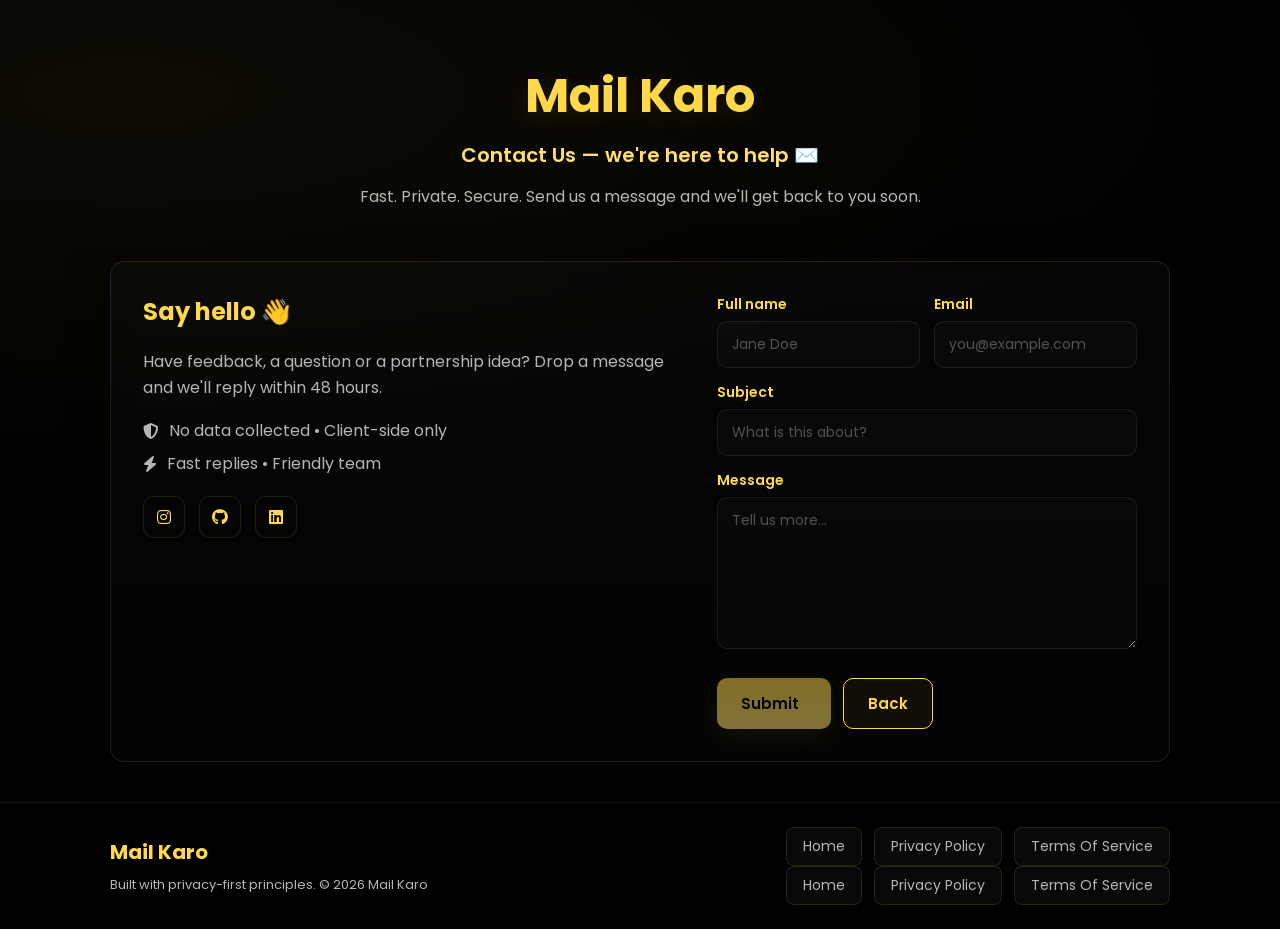
<file: contactUs.html>
<!DOCTYPE html>
<html lang="en">

<head>
  <meta charset="utf-8" />
  <meta name="viewport" content="width=device-width, initial-scale=1" />
  <title>Mail Karo – Contact Us</title>

  <!-- GOOGLE FONTS -->
  <link href="https://fonts.googleapis.com/css2?family=Poppins:wght@300;400;500;600;700&display=swap" rel="stylesheet">

  <!-- ICONS -->
  <link rel="stylesheet" href="https://cdnjs.cloudflare.com/ajax/libs/font-awesome/6.5.0/css/all.min.css">

  <!-- CONTACT CSS -->
  <link rel="stylesheet" href="Homepage CSS/contactUs.css">
</head>

<body>
  <main class="mk-page">

    <!-- HERO -->
    <header class="mk-hero">
      <div class="mk-hero-inner">
        <h1 class="mk-title">Mail Karo</h1>
        <p class="mk-subtitle">Contact Us — we're here to help ✉️</p>
        <p class="mk-lead">Fast. Private. Secure. Send us a message and we'll get back to you soon.</p>
      </div>
    </header>

    <!-- CONTACT -->
    <section class="mk-section mk-form-section">
      <div class="container">
        <div class="panel glass" data-animate>

          <!-- LEFT -->
          <div class="panel-left">
            <h2 class="panel-heading">Say hello 👋</h2>
            <p class="panel-text">Have feedback, a question or a partnership idea? Drop a message and we'll reply within
              48 hours.</p>

            <ul class="contact-meta">
              <li><i class="fas fa-shield-alt"></i> No data collected • Client-side only</li>
              <li><i class="fas fa-bolt"></i> Fast replies • Friendly team</li>
            </ul>

            <div class="social-compact">
              <a href="https://www.instagram.com/ltx_adarsh18" class="social-icon"><i class="fab fa-instagram"></i></a>
              <a href="https://github.com/Code-By-Adarsh/Mail-Karo" class="social-icon"><i
                  class="fab fa-github"></i></a>
              <a href="https://www.linkedin.com/company/mail-karo/" class="social-icon"><i
                  class="fab fa-linkedin"></i></a>
            </div>
          </div>

          <!-- RIGHT (FORM) -->
          <form id="contactForm" class="panel-right" novalidate data-animate>
            <div class="field-row">
              <div class="input-group">
                <label for="name">Full name</label>
                <input id="name" name="name" type="text" placeholder="Jane Doe" autocomplete="off" required>
                <small class="input-error">This field is required</small>
              </div>

              <div class="input-group">
                <label for="email">Email</label>
                <input id="email" name="email" type="email" placeholder="you@example.com" autocomplete="new-password"
                  autocapitalize="none" autocorrect="off" spellcheck="false" required>
                <small class="input-error">Enter a valid email</small>
              </div>
            </div>

            <div class="input-group">
              <label for="subject">Subject</label>
              <input id="subject" name="subject" type="text" placeholder="What is this about?" autocomplete="off"
                required>
              <small class="input-error">This field is required</small>
            </div>

            <div class="input-group">
              <label for="message">Message</label>
              <textarea id="message" name="message" rows="6" placeholder="Tell us more..." required></textarea>
              <small class="input-error">This field is required</small>
            </div>

            <div class="form-actions">
              <button id="submitBtn" class="btn primary" disabled>
                <span class="btn-text">Submit</span>
                <span class="btn-spinner" aria-hidden="true"></span>
              </button>

              <button type="button" class="btn ghost back-btn" onclick="location.href='index.html'">Back</button>
            </div>

            <div id="formToast" class="toast" role="status" aria-live="polite"></div>
          </form>

        </div>
      </div>
    </section>

    <!-- FOOTER -->
    <footer class="mk-footer">
      <div class="container footer-inner">
        <div class="footer-left">
          <h3>Mail Karo</h3>
          <p class="muted">Built with privacy-first principles. © <span id="year"></span> Mail Karo</p>
        </div>

      <div class="footer-right">
        <nav class="footer-links">
          <a href="index.html">Home</a>
          <a href="All-pages-html/privacyPolicy.html">Privacy Policy</a>
          <a href="All-pages-html/terms-of-service.html">Terms Of Service</a>
        </nav>
        <div class="footer-right">
          <nav class="footer-links">
            <a href="index.html">Home</a>
            <a href="All-pages-html/pivacyPolicy.html">Privacy Policy</a>
            <a href="All-pages-html/terms-of-service.html">Terms Of Service</a>
          </nav>
        </div>
      </div>
    </footer>

  </main>

  <!-- SUCCESS POPUP -->
  <div id="successModal" class="success-modal" role="dialog" aria-hidden="true">
    <h2>Message Sent ✓</h2>
    <p>Your message has been delivered. We'll reply soon.</p>
    <button class="modal-ok-btn" onclick="closeSuccessModal()">Okay</button>
  </div>

  <!-- YOUR JS (corrected path) -->
  <script src="Homepage JS/contactUs.js"></script>

</body>

</html>
</file>
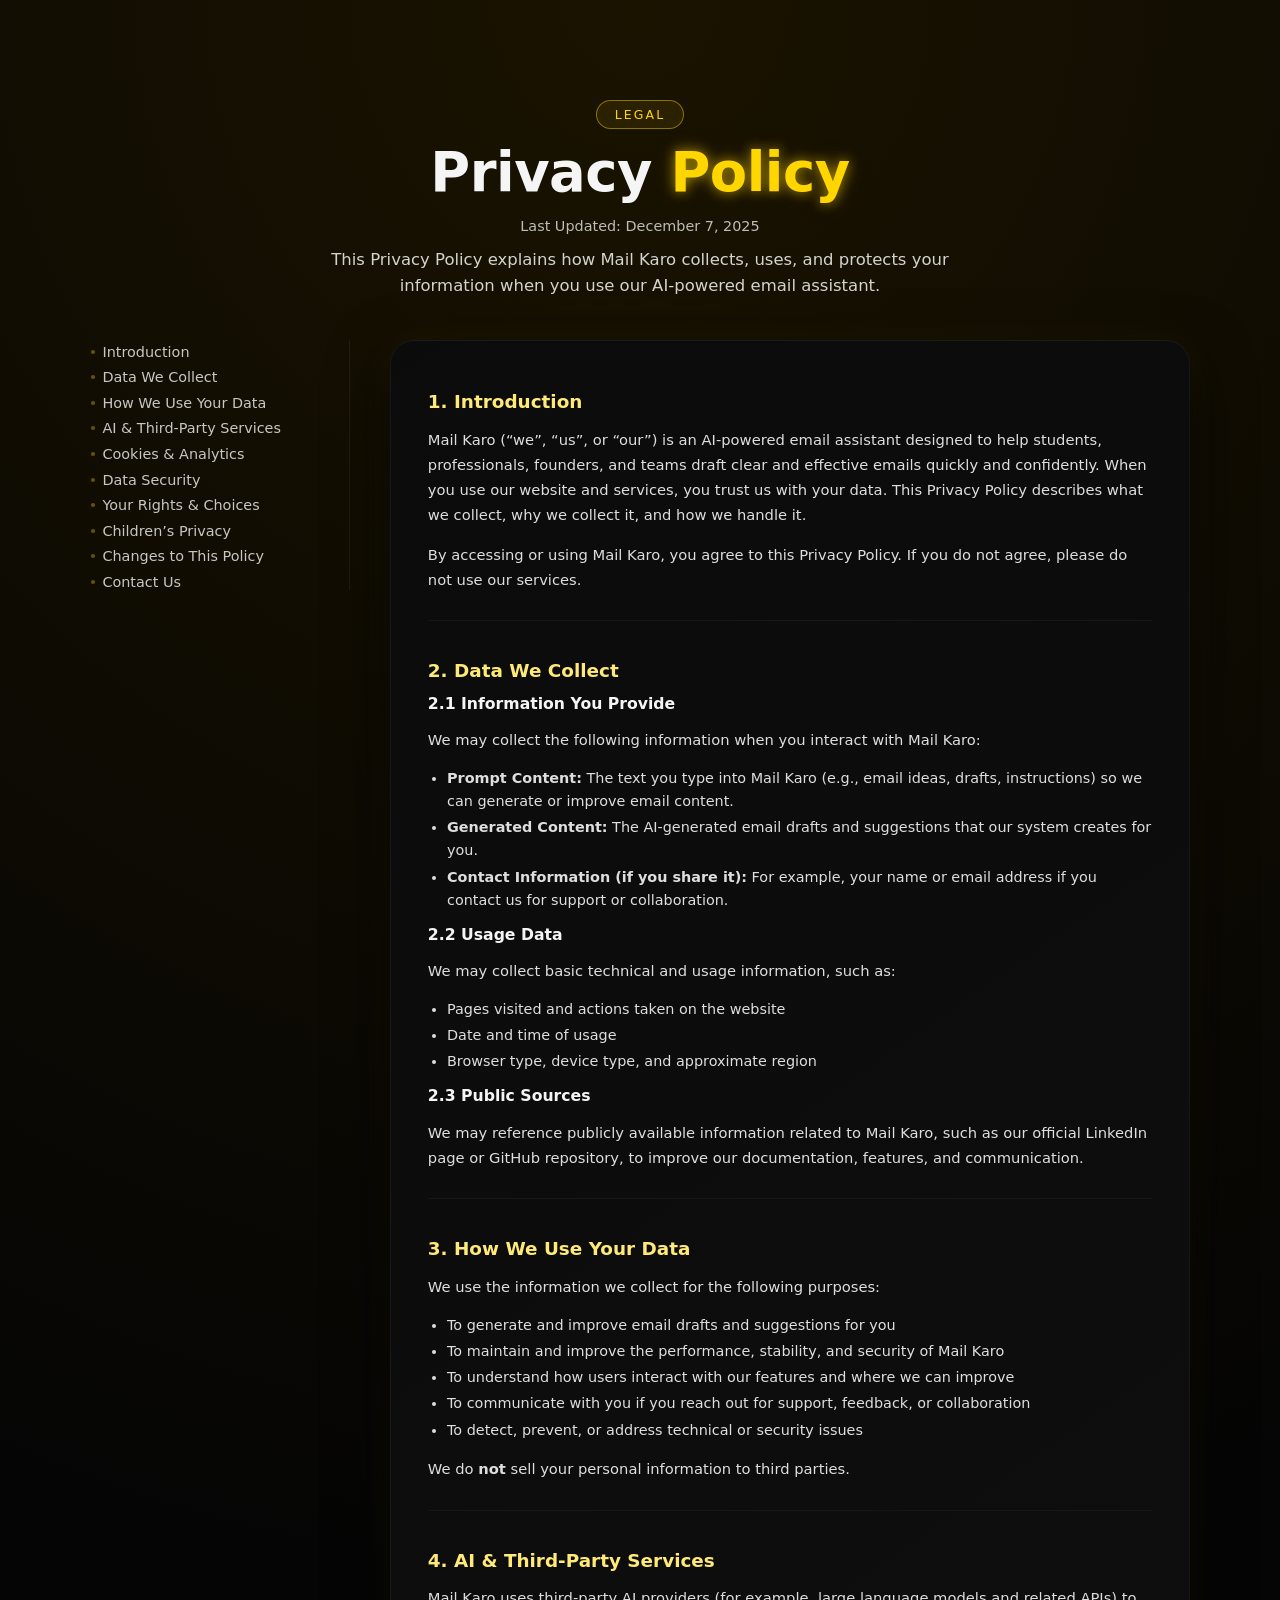
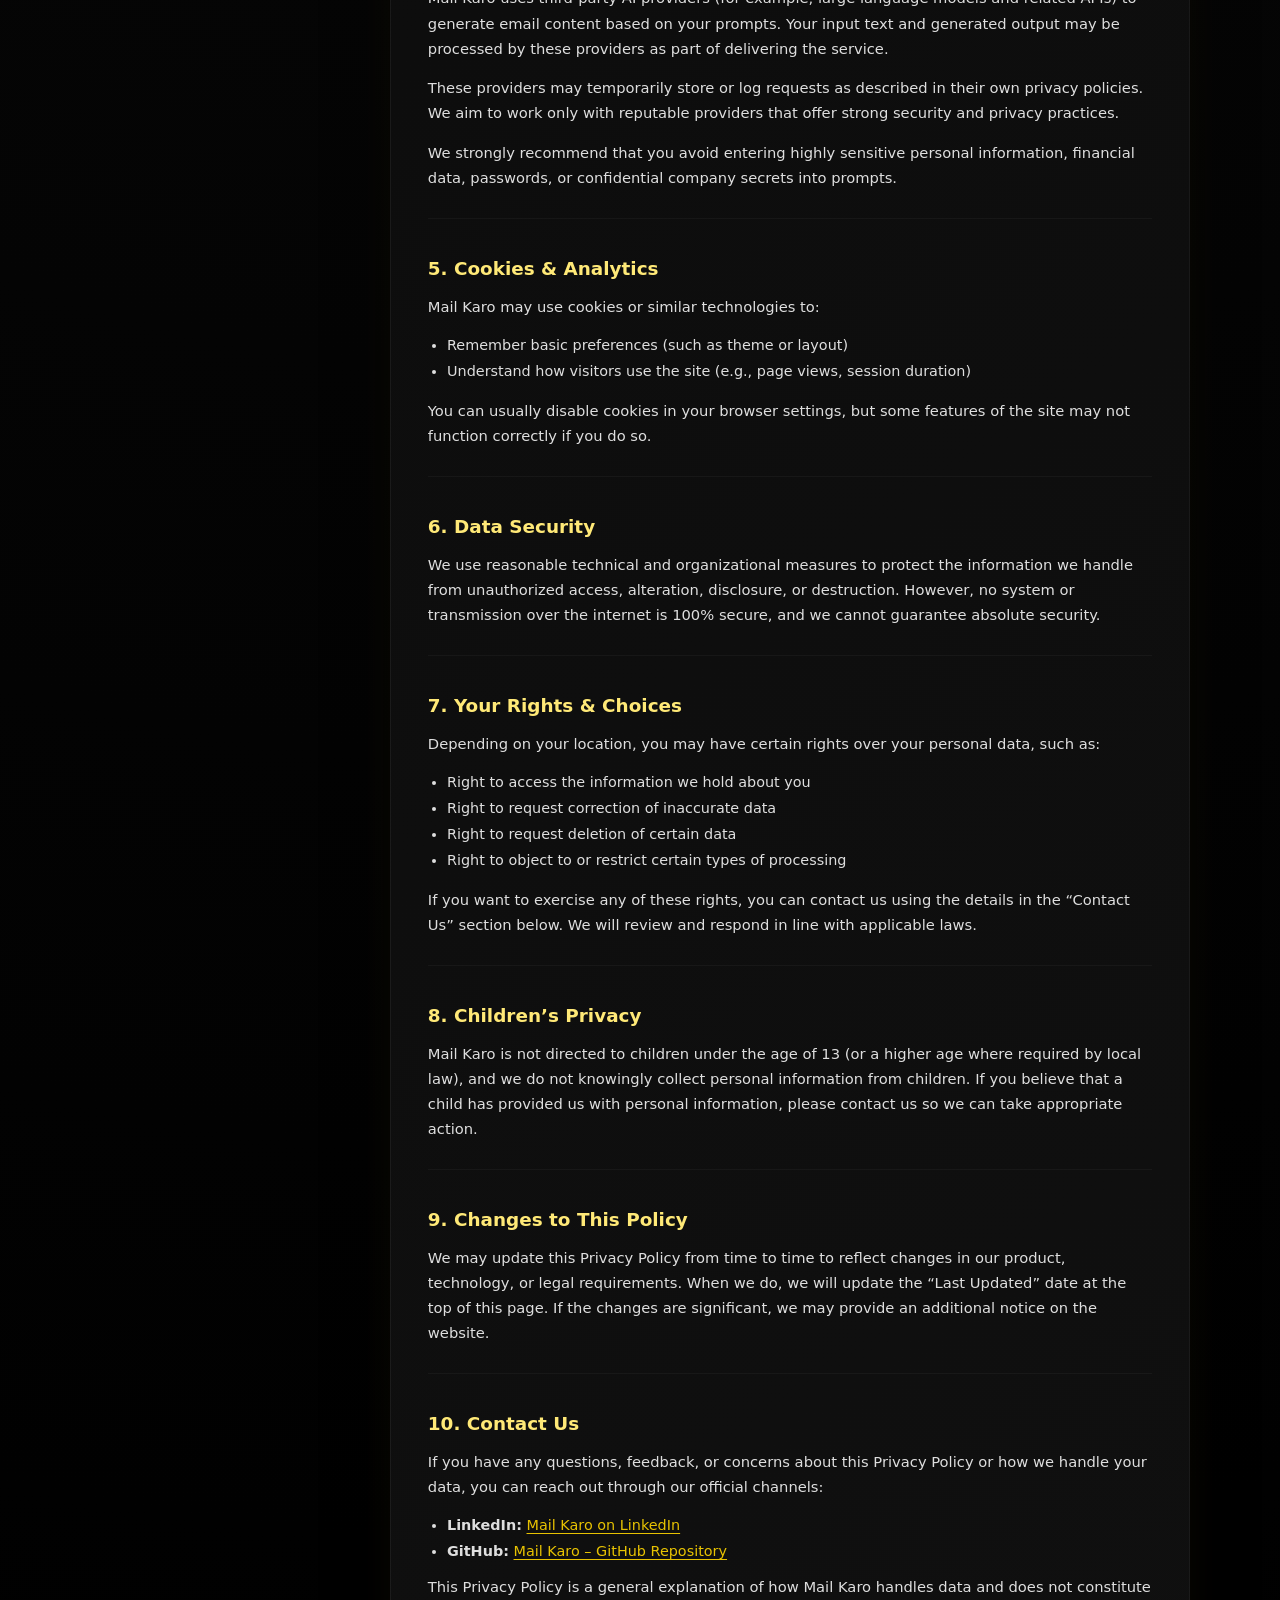
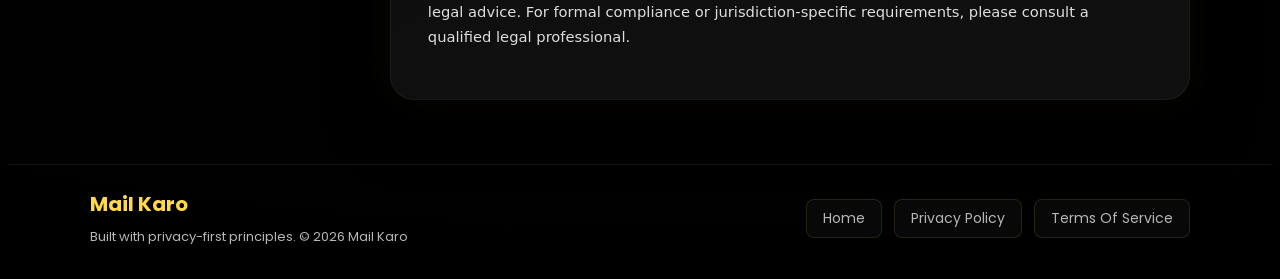
<file: All-pages-html/privacyPolicy.html>
<!DOCTYPE html>
<html lang="en">
<head>
  <meta charset="UTF-8" />
  <title>Privacy Policy • Mail Karo</title>
  <meta name="viewport" content="width=device-width, initial-scale=1.0" />

  <!-- 🔁 Use the same CSS file as your homepage -->
  <!-- Example: -->
  <link href="https://fonts.googleapis.com/css2?family=Poppins:wght@300;400;500;600;700&display=swap" rel="stylesheet">
  <link rel="stylesheet" href="../All-pages-css/privacyPolicy.css" />
</head>
<body class="mk-body mk-privacy-bg">

  <!-- ✅ Optional: reuse your existing navbar include / markup -->
  <!-- Include your existing navbar here -->

  <main class="mk-privacy-page">
    <header class="mk-privacy-header">
      <p class="mk-privacy-pill">Legal</p>
      <h1 class="mk-privacy-title">
        Privacy <span>Policy</span>
      </h1>
      <p class="mk-privacy-updated">
        Last Updated: December 7, 2025
      </p>
      <p class="mk-privacy-subtitle">
        This Privacy Policy explains how Mail Karo collects, uses, and protects your information
        when you use our AI-powered email assistant.
      </p>
    </header>

    <section class="mk-privacy-layout">
      <!-- Left: Section navigation -->
      <aside class="mk-privacy-sidebar">
        <nav>
          <ul>
            <li><a href="#introduction">Introduction</a></li>
            <li><a href="#data-we-collect">Data We Collect</a></li>
            <li><a href="#how-we-use-data">How We Use Your Data</a></li>
            <li><a href="#ai-processing">AI & Third-Party Services</a></li>
            <li><a href="#cookies">Cookies & Analytics</a></li>
            <li><a href="#data-security">Data Security</a></li>
            <li><a href="#your-rights">Your Rights & Choices</a></li>
            <li><a href="#children">Children’s Privacy</a></li>
            <li><a href="#changes">Changes to This Policy</a></li>
            <li><a href="#contact">Contact Us</a></li>
          </ul>
        </nav>
      </aside>

      <!-- Right: Main content -->
      <article class="mk-privacy-content">

        <section id="introduction" class="mk-privacy-block">
          <h2>1. Introduction</h2>
          <p>
            Mail Karo (“we”, “us”, or “our”) is an AI-powered email assistant designed to help 
            students, professionals, founders, and teams draft clear and effective emails quickly 
            and confidently. When you use our website and services, you trust us with your data. 
            This Privacy Policy describes what we collect, why we collect it, and how we handle it.
          </p>
          <p>
            By accessing or using Mail Karo, you agree to this Privacy Policy. If you do not agree, 
            please do not use our services.
          </p>
        </section>

        <section id="data-we-collect" class="mk-privacy-block">
          <h2>2. Data We Collect</h2>

          <h3>2.1 Information You Provide</h3>
          <p>We may collect the following information when you interact with Mail Karo:</p>
          <ul>
            <li>
              <strong>Prompt Content:</strong> The text you type into Mail Karo (e.g., email 
              ideas, drafts, instructions) so we can generate or improve email content.
            </li>
            <li>
              <strong>Generated Content:</strong> The AI-generated email drafts and suggestions 
              that our system creates for you.
            </li>
            <li>
              <strong>Contact Information (if you share it):</strong> For example, your name or 
              email address if you contact us for support or collaboration.
            </li>
          </ul>

          <h3>2.2 Usage Data</h3>
          <p>We may collect basic technical and usage information, such as:</p>
          <ul>
            <li>Pages visited and actions taken on the website</li>
            <li>Date and time of usage</li>
            <li>Browser type, device type, and approximate region</li>
          </ul>

          <h3>2.3 Public Sources</h3>
          <p>
            We may reference publicly available information related to Mail Karo, such as our
            official LinkedIn page or GitHub repository, to improve our documentation, features, 
            and communication.
          </p>
        </section>

        <section id="how-we-use-data" class="mk-privacy-block">
          <h2>3. How We Use Your Data</h2>
          <p>We use the information we collect for the following purposes:</p>
          <ul>
            <li>To generate and improve email drafts and suggestions for you</li>
            <li>To maintain and improve the performance, stability, and security of Mail Karo</li>
            <li>To understand how users interact with our features and where we can improve</li>
            <li>To communicate with you if you reach out for support, feedback, or collaboration</li>
            <li>To detect, prevent, or address technical or security issues</li>
          </ul>
          <p>
            We do <strong>not</strong> sell your personal information to third parties.
          </p>
        </section>

        <section id="ai-processing" class="mk-privacy-block">
          <h2>4. AI & Third-Party Services</h2>
          <p>
            Mail Karo uses third-party AI providers (for example, large language models and related 
            APIs) to generate email content based on your prompts. Your input text and generated 
            output may be processed by these providers as part of delivering the service.
          </p>
          <p>
            These providers may temporarily store or log requests as described in their own privacy 
            policies. We aim to work only with reputable providers that offer strong security and 
            privacy practices.
          </p>
          <p>
            We strongly recommend that you avoid entering highly sensitive personal information, 
            financial data, passwords, or confidential company secrets into prompts.
          </p>
        </section>

        <section id="cookies" class="mk-privacy-block">
          <h2>5. Cookies & Analytics</h2>
          <p>
            Mail Karo may use cookies or similar technologies to:
          </p>
          <ul>
            <li>Remember basic preferences (such as theme or layout)</li>
            <li>Understand how visitors use the site (e.g., page views, session duration)</li>
          </ul>
          <p>
            You can usually disable cookies in your browser settings, but some features of the site 
            may not function correctly if you do so.
          </p>
        </section>

        <section id="data-security" class="mk-privacy-block">
          <h2>6. Data Security</h2>
          <p>
            We use reasonable technical and organizational measures to protect the information we 
            handle from unauthorized access, alteration, disclosure, or destruction. However, no 
            system or transmission over the internet is 100% secure, and we cannot guarantee 
            absolute security.
          </p>
        </section>

        <section id="your-rights" class="mk-privacy-block">
          <h2>7. Your Rights & Choices</h2>
          <p>
            Depending on your location, you may have certain rights over your personal data, such as:
          </p>
          <ul>
            <li>Right to access the information we hold about you</li>
            <li>Right to request correction of inaccurate data</li>
            <li>Right to request deletion of certain data</li>
            <li>Right to object to or restrict certain types of processing</li>
          </ul>
          <p>
            If you want to exercise any of these rights, you can contact us using the details in 
            the “Contact Us” section below. We will review and respond in line with applicable laws.
          </p>
        </section>

        <section id="children" class="mk-privacy-block">
          <h2>8. Children’s Privacy</h2>
          <p>
            Mail Karo is not directed to children under the age of 13 (or a higher age where 
            required by local law), and we do not knowingly collect personal information from 
            children. If you believe that a child has provided us with personal information, please 
            contact us so we can take appropriate action.
          </p>
        </section>

        <section id="changes" class="mk-privacy-block">
          <h2>9. Changes to This Policy</h2>
          <p>
            We may update this Privacy Policy from time to time to reflect changes in our product,
            technology, or legal requirements. When we do, we will update the “Last Updated” date 
            at the top of this page. If the changes are significant, we may provide an additional 
            notice on the website.
          </p>
        </section>

        <section id="contact" class="mk-privacy-block">
          <h2>10. Contact Us</h2>
          <p>
            If you have any questions, feedback, or concerns about this Privacy Policy or how we 
            handle your data, you can reach out through our official channels:
          </p>
          <ul>
            <li>
              <strong>LinkedIn:</strong> 
              <a href="https://www.linkedin.com/company/mail-karo/" target="_blank" rel="noopener">
                Mail Karo on LinkedIn
              </a>
            </li>
            <li>
              <strong>GitHub:</strong> 
              <a href="https://github.com/Code-By-Adarsh/Mail-Karo" target="_blank" rel="noopener">
                Mail Karo – GitHub Repository
              </a>
            </li>
          </ul>
          <p class="mk-privacy-disclaimer">
            This Privacy Policy is a general explanation of how Mail Karo handles data and does not 
            constitute legal advice. For formal compliance or jurisdiction-specific requirements, 
            please consult a qualified legal professional.
          </p>
        </section>

      </article>
    </section>
  </main>
  <!-- ✅ Reuse your existing footer here (add Privacy Policy link, see below) -->
  <footer class="mk-footer">
    <div class="container footer-inner">
      <div class="footer-left">
        <h3>Mail Karo</h3>
        <p class="muted">Built with privacy-first principles. © <span id="year"></span> Mail Karo</p>
      </div>
  
      <div class="footer-right">
        <nav class="footer-links">
          <a href="../index.html">Home</a>
          <a href="../All-pages-html/privacyPolicy.html">Privacy Policy</a>
          <a href="../All-pages-html/terms-of-service.html">Terms Of Service</a>
        </nav>
      </div>
    </div>
  </footer>
  
  <!-- 🔁 Use the same JS file as your homepage -->
  <!-- Example: -->
  <script src="../All-pages-js/privacyPolicy.js"></script>
</body>
</html>
</file>
<file: Homepage CSS/contactUs.css>
/* ROOT COLORS */
:root {
  --bg: #000;
  --panel: rgba(10, 10, 10, 0.6);
  --glass: rgba(255, 255, 255, 0.03);
  --accent: #ffd94a;
  --accent-strong: #ffdf6e;
  --text: #ffffff;
  --muted: #b6b6b6;
  --border: rgba(255, 217, 74, 0.13);
  --radius: 14px;
}

* {
  box-sizing: border-box;
}

body {
  margin: 0;
  background: radial-gradient(1200px 400px at 10% 10%, rgba(255, 217, 74, 0.05), transparent), var(--bg);
  font-family: "Poppins", sans-serif;
  color: var(--text);
}

/* GENERAL */
.container {
  max-width: 1100px;
  margin: auto;
  padding: 0 20px;
}

.mk-page {
  min-height: 100vh;
  display: flex;
  flex-direction: column;
}

/* HERO */
.mk-hero {
  text-align: center;
  padding: 60px 0 12px;
}

.mk-title {
  font-size: 48px;
  font-weight: 700;
  color: var(--accent);
  text-shadow: 0 6px 25px rgba(255, 217, 74, 0.12);
  margin: 0;
}

.mk-subtitle {
  font-size: 20px;
  font-weight: 600;
  color: var(--accent-strong);
  margin: 8px 0;
}

.mk-lead {
  max-width: 700px;
  margin: 14px auto 0;
  color: var(--muted);
}

/* PANEL WITH SUBTLE SHAKE */
.panel {
  margin: 40px auto;
  background: linear-gradient(180deg, rgba(255, 255, 255, 0.02), rgba(255, 255, 255, 0.01));
  border: 1px solid var(--border);
  border-radius: var(--radius);
  backdrop-filter: blur(10px);
  padding: 32px;
  box-shadow: 0 10px 40px rgba(0, 0, 0, 0.65);
  display: grid;
  grid-template-columns: 1fr 420px;
  gap: 30px;
  transition: all 0.3s ease;
}

/* SUBTLE SHAKE ANIMATION */
@keyframes subtle-shake {

  0%,
  100% {
    transform: translateX(0);
  }

  25% {
    transform: translateX(-2px);
  }

  50% {
    transform: translateX(2px);
  }

  75% {
    transform: translateX(-2px);
  }
}

.panel:hover {
  animation: subtle-shake 0.4s ease-in-out;
}

.panel[data-animate] {
  opacity: 0;
  transform: translateY(12px);
  transition: opacity 0.6s ease, transform 0.6s ease;
}

.panel.show {
  opacity: 1;
  transform: translateY(0);
}

/* LEFT PANEL */
.panel-left .panel-heading {
  color: var(--accent);
  margin-top: 0;
}

.panel-text {
  color: var(--muted);
  line-height: 1.6;
}

.contact-meta {
  margin: 18px 0;
  padding: 0;
  list-style: none;
}

.contact-meta li {
  display: flex;
  align-items: center;
  gap: 10px;
  color: var(--muted);
  margin-bottom: 8px;
}

/* SOCIAL */
.social-compact {
  margin-top: 20px;
}

.social-icon {
  width: 42px;
  height: 42px;
  display: inline-flex;
  justify-content: center;
  align-items: center;
  border: 1px solid var(--border);
  border-radius: 10px;
  color: var(--accent);
  transition: all 0.35s ease;
  margin-right: 10px;
  text-decoration: none;
}

.social-icon:hover {
  background: var(--accent);
  color: #000;
  transform: rotate(12deg) scale(1.08);
  box-shadow: 0 6px 25px rgba(255, 217, 74, 0.25);
}

/* RIGHT FORM */
.panel-right {
  display: flex;
  flex-direction: column;
}

.field-row {
  display: grid;
  grid-template-columns: 1fr 1fr;
  gap: 14px;
}

.input-group {
  margin-bottom: 14px;
  position: relative;
}

.input-group label {
  display: block;
  color: var(--accent);
  font-weight: 600;
  margin-bottom: 6px;
  font-size: 14px;
}

/* INPUTS */
.input-group input,
.input-group textarea {
  width: 100%;
  padding: 12px 14px;
  border-radius: 10px;
  background: rgba(255, 255, 255, 0.02);
  border: 1px solid rgba(255, 255, 255, 0.08);
  color: var(--text);
  font-family: "Poppins", sans-serif;
  font-size: 14px;
  transition: all 0.2s ease;
}

.input-group input:focus,
.input-group textarea:focus {
  outline: none;
  border-color: var(--accent);
  background: rgba(255, 255, 255, 0.04);
}

.input-group input::placeholder,
.input-group textarea::placeholder {
  color: rgba(255, 255, 255, 0.3);
}

.input-group textarea {
  line-height: 1.5;
  resize: vertical;
  min-height: 120px;
}

/* ERROR STYLES */
.input-error {
  display: none;
  color: #ff6b6b;
  font-size: 12px;
  margin-top: 4px;
}

.input-group.error .input-error {
  display: block;
}

.input-group.error input,
.input-group.error textarea {
  border-color: #ff6b6b;
  animation: shake 0.4s;
}

/* SHAKE ANIMATION */
@keyframes shake {

  0%,
  100% {
    transform: translateX(0);
  }

  25% {
    transform: translateX(-6px);
  }

  50% {
    transform: translateX(6px);
  }

  75% {
    transform: translateX(-6px);
  }
}

/* BUTTONS */
.form-actions {
  display: flex;
  gap: 12px;
  margin-top: 8px;
}

.btn {
  padding: 13px 24px;
  border-radius: 10px;
  font-weight: 600;
  font-size: 15px;
  cursor: pointer;
  display: inline-flex;
  align-items: center;
  justify-content: center;
  gap: 8px;
  position: relative;
  transition: all 0.3s ease;
  border: none;
  font-family: "Poppins", sans-serif;
}

/* SUBMIT BUTTON */
.btn.primary {
  background: linear-gradient(180deg, var(--accent), var(--accent-strong));
  color: #000;
  box-shadow: 0 8px 28px rgba(255, 217, 74, 0.15);
}

.btn.primary:hover:not(:disabled) {
  transform: translateY(-2px);
  box-shadow: 0 12px 35px rgba(255, 217, 74, 0.25);
}

.btn.primary:disabled {
  opacity: 0.5;
  cursor: not-allowed;
  transform: none;
}

/* BACK BUTTON */
.btn.ghost {
  background: rgba(255, 217, 74, 0.05);
  border: 1px solid var(--accent);
  color: var(--accent);
}

.btn.ghost:hover {
  background: var(--accent);
  color: #000;
  transform: translateY(-2px);
  box-shadow: 0 8px 20px rgba(255, 217, 74, 0.3);
}

/* SUCCESS POPUP */
.success-modal {
  position: fixed;
  top: 40px;
  left: 50%;
  transform: translateX(-50%) scale(0.8);
  width: 300px;
  padding: 24px;
  border-radius: 14px;
  background: rgba(20, 20, 20, 0.98);
  backdrop-filter: blur(10px);
  border: 2px solid var(--accent);
  color: var(--text);
  opacity: 0;
  pointer-events: none;
  transition: all 0.3s ease;
  z-index: 999;
  text-align: center;
  box-shadow: 0 20px 60px rgba(0, 0, 0, 0.8);
}

.success-modal h2 {
  margin: 0 0 10px 0;
  color: var(--accent);
  font-size: 22px;
}

.success-modal p {
  margin: 0 0 16px 0;
  color: var(--muted);
  font-size: 14px;
}

.success-modal.show {
  opacity: 1;
  transform: translateX(-50%) scale(1);
  pointer-events: auto;
}

.modal-ok-btn {
  padding: 10px 24px;
  background: var(--accent);
  border: none;
  border-radius: 8px;
  cursor: pointer;
  font-weight: 600;
  color: #000;
  font-size: 14px;
  transition: all 0.2s ease;
  font-family: "Poppins", sans-serif;
}

.modal-ok-btn:hover {
  transform: translateY(-2px);
  box-shadow: 0 6px 20px rgba(255, 217, 74, 0.4);
}

/* TOAST */
.toast {
  margin-top: 12px;
  padding: 12px 16px;
  border-radius: 8px;
  background: rgba(255, 107, 107, 0.1);
  border: 1px solid rgba(255, 107, 107, 0.3);
  color: #ff6b6b;
  font-size: 13px;
  display: none;
  text-align: center;
}

/* FOOTER */
.mk-footer {
  margin-top: auto;
  padding: 24px 0;
  border-top: 1px solid rgba(255, 217, 74, 0.08);
}

.footer-inner {
  display: flex;
  justify-content: space-between;
  align-items: center;
}

.footer-left h3 {
  margin: 0 0 8px 0;
  color: var(--accent);
  font-size: 20px;

}

.footer-left .muted {
  margin: 0;
  font-size: 13px;
  color: var(--muted);
}

.footer-links {
  display: flex;
  gap: 12px;
}

.footer-links a {
  padding: 8px 16px;
  border-radius: 8px;
  border: 1px solid var(--border);
  background: rgba(255, 255, 255, 0.03);
  color: var(--muted);
  text-decoration: none;
  backdrop-filter: blur(6px);
  transition: all 0.25s ease;
  font-size: 14px;
}

.footer-links a:hover {
  background: var(--accent);
  color: #000;
  transform: translateY(-2px);
  box-shadow: 0 4px 15px rgba(255, 217, 74, 0.3);
}

/* RESPONSIVE */
@media (max-width: 768px) {
  .panel {
    grid-template-columns: 1fr;
    gap: 28px;
    padding: 24px 20px;
  }

  .mk-title {
    font-size: 36px;
  }

  .mk-subtitle {
    font-size: 18px;
  }

  .field-row {
    grid-template-columns: 1fr;
  }

  .footer-inner {
    flex-direction: column;
    gap: 16px;
    text-align: center;
  }

  .form-actions {
    flex-direction: column;
  }

  .btn {
    width: 100%;
  }
}
</file>
<file: All-pages-css/privacyPolicy.css>
:root {
  --bg: #000;
  --panel: rgba(10, 10, 10, 0.6);
  --glass: rgba(255, 255, 255, 0.03);
  --accent: #ffd94a;
  --accent-strong: #ffdf6e;
  --text: #ffffff;
  --muted: #b6b6b6;
  --border: rgba(255, 217, 74, 0.13);
  --radius: 14px;
}

/* ===== PRIVACY POLICY PAGE ===== */

.mk-privacy-bg {
  background: radial-gradient(circle at top, #1a1300 0, #050505 45%, #000000 100%);
  color: #f5f5f5;
}

.mk-privacy-page {
  min-height: 100vh;
  padding: 4rem 1.5rem 4rem; /* reduced top padding */
  max-width: 1100px;
  margin: 0 auto;
  font-family: system-ui, -apple-system, BlinkMacSystemFont, "Poppins", sans-serif;
}

/* ===== HEADER ===== */

.mk-privacy-header {
  text-align: center;
  margin-bottom: 2.5rem; /* reduced spacing */
  padding-top: 1rem; /* reduced top gap */
}

.mk-privacy-pill {
  display: inline-flex;
  padding: 6px 18px;
  border-radius: 30px;
  border: 1px solid rgba(255, 214, 0, 0.45);
  font-size: 0.78rem;
  letter-spacing: 0.17em;
  text-transform: uppercase;
  color: #ffd600;
  background: rgba(255, 214, 0, 0.08);
  margin-bottom: 0.5rem; /* reduced */
}

.mk-privacy-title {
  font-size: clamp(2.3rem, 4.5vw, 3.4rem);
  font-weight: 700;
  letter-spacing: -0.5px;
  margin-top: 0.2rem;
  margin-bottom: 0.4rem;
}

.mk-privacy-title span {
  color: #ffd600;
  text-shadow:
    0 0 12px rgba(255, 214, 0, 0.55),
    0 0 20px rgba(255, 214, 0, 0.25);
}

/* Last updated text */
.mk-privacy-updated {
  font-size: 0.9rem;
  opacity: 0.75;
  margin-bottom: 0.6rem;
}

/* Subtitle under header */
.mk-privacy-subtitle {
  max-width: 650px;
  margin: 0.8rem auto 0;
  font-size: 1.03rem;
  opacity: 0.85;
  line-height: 1.6;
}

/* ===== LAYOUT ===== */

.mk-privacy-layout {
  display: grid;
  grid-template-columns: minmax(0, 260px) minmax(0, 1fr);
  gap: 2.5rem;
  align-items: flex-start;
}

/* ===== SIDEBAR ===== */

.mk-privacy-sidebar {
  position: sticky;
  top: 5.2rem;
  align-self: flex-start;
  padding-right: 1.5rem;
  border-right: 1px solid rgba(255, 255, 255, 0.06);
}

.mk-privacy-sidebar ul {
  list-style: none;
  padding: 0;
  margin: 0;
}

.mk-privacy-sidebar li + li {
  margin-top: 0.35rem;
}

.mk-privacy-sidebar a {
  font-size: 0.9rem;
  text-decoration: none;
  color: rgba(245, 245, 245, 0.8);
  display: inline-flex;
  align-items: center;
  gap: 0.4rem;
  transition: color 0.2s ease, transform 0.2s ease;
}

.mk-privacy-sidebar a::before {
  content: "";
  width: 6px;
  height: 6px;
  border-radius: 999px;
  background: rgba(255, 214, 0, 0.35);
  transform: scale(0.7);
  transition: transform 0.2s ease, background 0.2s ease;
}

.mk-privacy-sidebar a:hover {
  color: #ffd600;
  transform: translateX(2px);
}

.mk-privacy-sidebar a:hover::before {
  transform: scale(1);
  background: #ffd600;
}

/* ===== CONTENT BLOCKS ===== */

.mk-privacy-content {
  background: linear-gradient(145deg, rgba(12, 12, 12, 0.95), rgba(16, 16, 16, 0.98));
  border-radius: 1.5rem;
  border: 1px solid rgba(255, 255, 255, 0.05);
  box-shadow:
    0 20px 60px rgba(0, 0, 0, 0.8),
    0 0 40px rgba(255, 214, 0, 0.06);
  padding: 2.2rem 2.3rem;
  backdrop-filter: blur(24px);
}

.mk-privacy-block + .mk-privacy-block {
  margin-top: 1.75rem;
  padding-top: 1.5rem;
  border-top: 1px solid rgba(255, 255, 255, 0.04);
}

.mk-privacy-block h2 {
  font-size: 1.15rem;
  margin-bottom: 0.55rem;
  color: #ffe977;
}

.mk-privacy-block h3 {
  font-size: 0.98rem;
  margin-top: 0.8rem;
  margin-bottom: 0.35rem;
  color: #f5f5f5;
}

.mk-privacy-block p {
  font-size: 0.92rem;
  line-height: 1.7;
  opacity: 0.9;
}

.mk-privacy-block ul {
  padding-left: 1.2rem;
  margin: 0.3rem 0 0.7rem;
}

.mk-privacy-block li {
  font-size: 0.9rem;
  line-height: 1.6;
  margin-bottom: 0.2rem;
  opacity: 0.9;
}

.mk-privacy-content a {
  color: #ffd600;
  text-decoration: underline;
  text-decoration-thickness: 1px;
  text-underline-offset: 3px;
}

.mk-privacy-content a:hover {
  text-decoration-style: dashed;
}

.mk-privacy-disclaimer {
  font-size: 0.78rem;
  opacity: 0.7;
  margin-top: 0.7rem;
}

/* ===== FADE-IN ANIMATION ===== */

.mk-privacy-block {
  opacity: 0;
  transform: translateY(12px);
  transition: opacity 0.35s ease, transform 0.35s ease;
}

.mk-privacy-block.mk-visible {
  opacity: 1;
  transform: translateY(0);
}

/* ===== RESPONSIVE ===== */

@media (max-width: 900px) {
  .mk-privacy-layout {
    grid-template-columns: minmax(0, 1fr);
  }

  .mk-privacy-sidebar {
    position: static;
    border-right: none;
    border-bottom: 1px solid rgba(255, 255, 255, 0.06);
    padding: 0 0 1rem;
    margin-bottom: 1.5rem;
    overflow-x: auto;
  }

  .mk-privacy-sidebar ul {
    display: flex;
    flex-wrap: nowrap;
    gap: 0.8rem;
  }

  .mk-privacy-sidebar li + li {
    margin-top: 0;
  }

  .mk-privacy-content {
    padding: 1.6rem 1.4rem;
  }
}

@media (max-width: 600px) {
  .mk-privacy-page {
    padding-top: 3.5rem; /* smaller top space */
  }

  .mk-privacy-title {
    font-size: 2.1rem;
  }
}

/* ===== FOOTER ===== */
.mk-footer {
  margin-top: auto;
  padding: 24px 0;
  border-top: 1px solid rgba(255,217,74,0.08);
}

.mk-footer,
.mk-footer * {
  font-family: "Poppins", sans-serif;
}

.footer-inner {
  display: flex;
  justify-content: space-between;
  align-items: center;
}

.container {
  max-width: 1100px;
  margin: 0 auto;
  padding: 0 20px;
}


.footer-left h3 {
  margin: 0 0 8px 0;
  color: var(--accent);
  font-size: 20px;
}

.footer-left .muted {
  margin: 0;
  font-size: 13px;
  color: var(--muted);
}

.footer-links { 
  display: flex; 
  gap: 12px; 
}

.footer-links a {
  padding: 8px 16px;
  border-radius: 8px;
  border: 1px solid var(--border);
  background: rgba(255,255,255,0.03);
  color: var(--muted);
  text-decoration: none;
  backdrop-filter: blur(6px);
  transition: all 0.25s ease;
  font-size: 14px;
}

.footer-links a:hover {
  background: var(--accent); 
  color: #000;
  transform: translateY(-2px);
  box-shadow: 0 4px 15px rgba(255,217,74,0.3);
}

/* RESPONSIVE */
@media (max-width: 768px) {
  .footer-inner {
    flex-direction: column;
    gap: 16px;
    text-align: center;
  }
  
}
</file>
